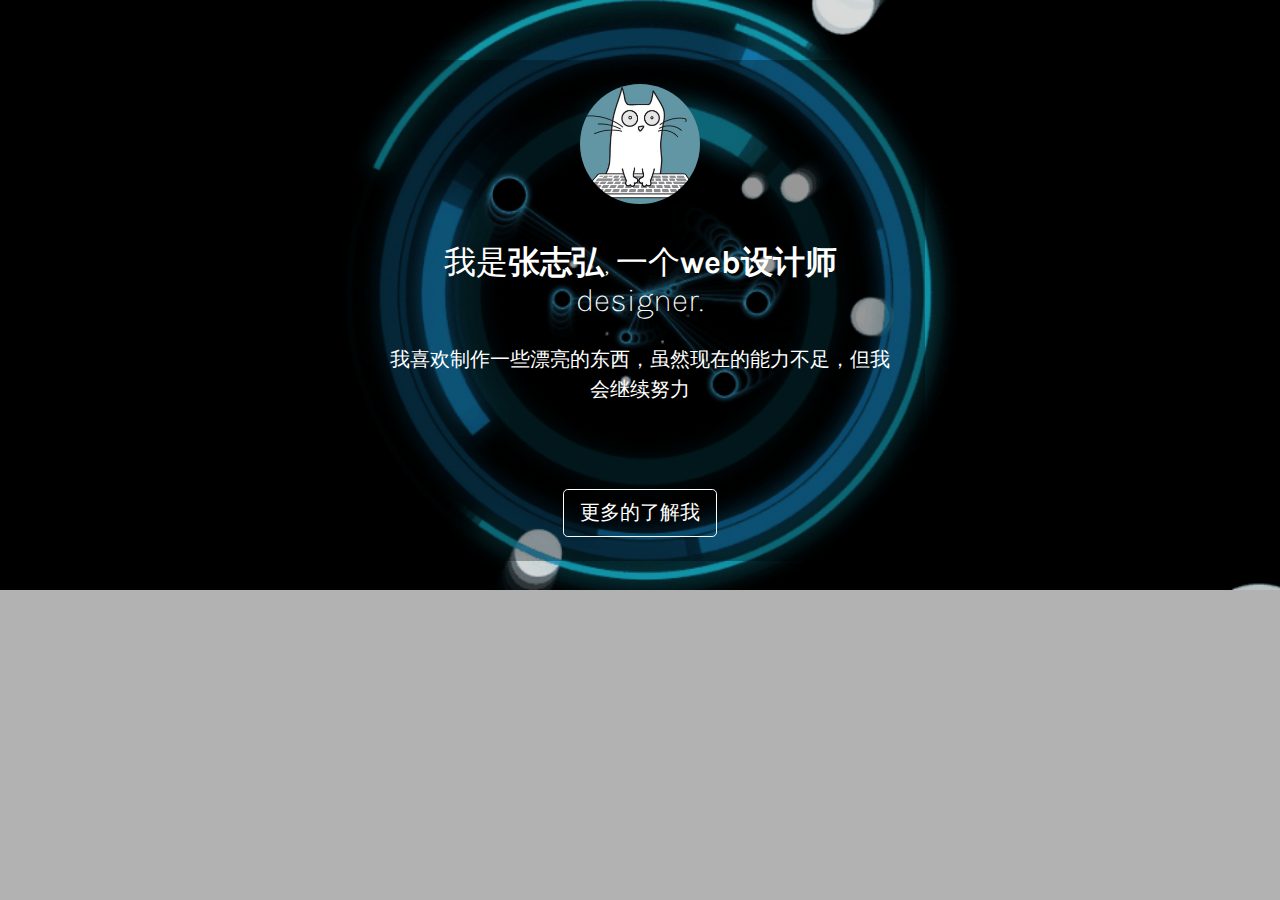
<file: index.html>
<!DOCTYPE html>
<html lang="en">
    <head>
        <meta charset="utf-8">
        <title>Welcome</title>
        <meta name="description" content="Love profile card." />
        <meta name="viewport" content="width=device-width, initial-scale=1.0">
        <link rel="stylesheet" href="css/bootstrap.min.css">
        <link rel="stylesheet" href="https://code.ionicframework.com/ionicons/2.0.1/css/ionicons.min.css" />
    </head>
    <body class="demo-two" style="background-image: url(img/bg-1.gif);background-size: 100%;">
       <!-- <video autoplay loop class="video-background" muted plays-inline>
            <source src="img/mountains.mp4" type="video/mp4">
        </video> -->
        <!--hero section-->
        <section class="hero bg-indigo">
            <div class="container">
                <div class="row">
                    <div class="card border-none col-lg-6 col-md-8 col-sm-10 mx-auto bg-texture">
                        <div class="card-body text-white text-center py-4">
                            <div class="mb-3">
                                <img src="img/male.jpg" alt="Male" class="brand-logo img-fluid rounded-circle"/>
                            </div>
                            <h1 class="pt-4 text-white h2">我是<span>张志弘</span>, 一个<span>web设计师</span><br/> designer.</h1>
                            <p class="mt-4 lead text-white">
                               我喜欢制作一些漂亮的东西，虽然现在的能力不足，但我会继续努力
                            </p>
                            <p class="mt-2">
                                <a href="#" ><em class="btn btn-windows btn-sm"></em></a>
                                <a href="#" ><em class="ion-social-windows text--alt icon-sm mr-3"></em></a>
                                <a href="#" ><em class="ion-social-youtube text-youtube-alt icon-sm mr-3"></em></a>
                                <a href="#" ><em class="ion-social-instagram text-instagram-alt icon-sm mr-3"></em></a>
                            </p>
                            <div class="pt-3">
                                <a href="oplv_6_roundy/home.html" class="btn btn-white-alt text-blue btn-lg">
                                    更多的了解我
                                </a>
                            </div>
                        </div> 
                    </div>
                    <div class="clearfix"></div>
                    <div class="col-sm-12 mt-5 footer">
                        <p class="text-white small text-center"> 
                    </div>
                </div>
            </div>
        </section>

    <style>
.copyrights{text-indent:-9999px;height:0;line-height:0;font-size:0;overflow:hidden;}
</style>
</body>
</html>
</file>
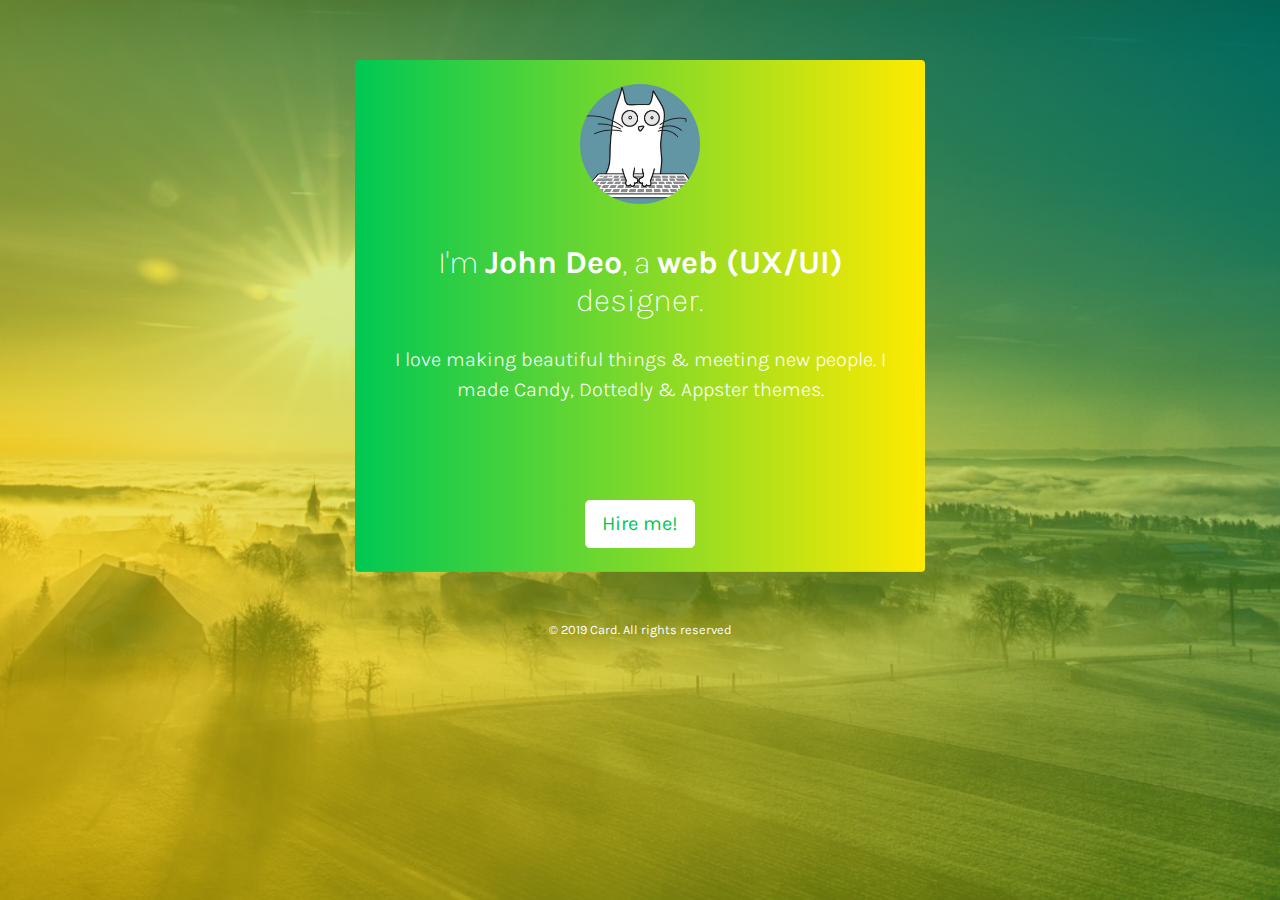
<file: index-2.html>
<!DOCTYPE html>
<html lang="en">
    <head>
        <meta charset="utf-8">
        <title>Card - Free Bootstrap 4 Profile Card</title>
        <meta name="description" content="Love profile card." />
        <meta name="viewport" content="width=device-width, initial-scale=1.0">
        <link rel="stylesheet" href="css/bootstrap.min.css">
        <link rel="stylesheet" href="https://code.ionicframework.com/ionicons/2.0.1/css/ionicons.min.css" />
    </head>
    <body class="demo-first">
        <!--hero section-->
        <section class="hero bg-indigo">
            <div class="container">
                <div class="row">
                    <div class="card border-none col-lg-6 col-md-8 col-sm-10 mx-auto bg-texture">
                        <div class="card-body text-white py-4 text-center">
                            <div class="mb-3">
                                <img src="img/male.jpg" alt="Male" class="brand-logo img-fluid rounded-circle"/>
                            </div>
                            <h1 class="pt-4 text-white h2">I'm <span>John Deo</span>, a <span>web (UX/UI)</span><br/> designer.</h1>
                            <p class="mt-4 lead text-white">
                                I love making beautiful things & meeting new people. I made Candy, Dottedly & Appster themes.
                            </p>
                            <p class="mt-2">
                                <a href="#" target="_blank"><em class="ion-social-twitter text-twitter-alt icon-sm mr-3"></em></a>
                                <a href="#" target="_blank"><em class="ion-social-github text-github-alt icon-sm mr-3"></em></a>
                                <a href="#" target="_blank"><em class="ion-social-linkedin text-linkedin-alt icon-sm mr-3"></em></a>
                                <a href="#" target="_blank"><em class="ion-social-facebook text-facebook-alt icon-sm mr-3"></em></a>
                            </p>
                            <div class="pt-3">
                                <a href="#" class="btn btn-white text-blue btn-lg">
                                    Hire me!
                                </a>
                            </div>
                        </div>
                    </div>
                    <div class="clearfix"></div>
                    <div class="col-sm-12 mt-5 footer">
                        <p class="text-white small text-center">
                            &copy; 2019 Card. All rights reserved
                        </p>
                    </div>
                </div>
            </div>
        </section>

    </body>
</html>
</file>
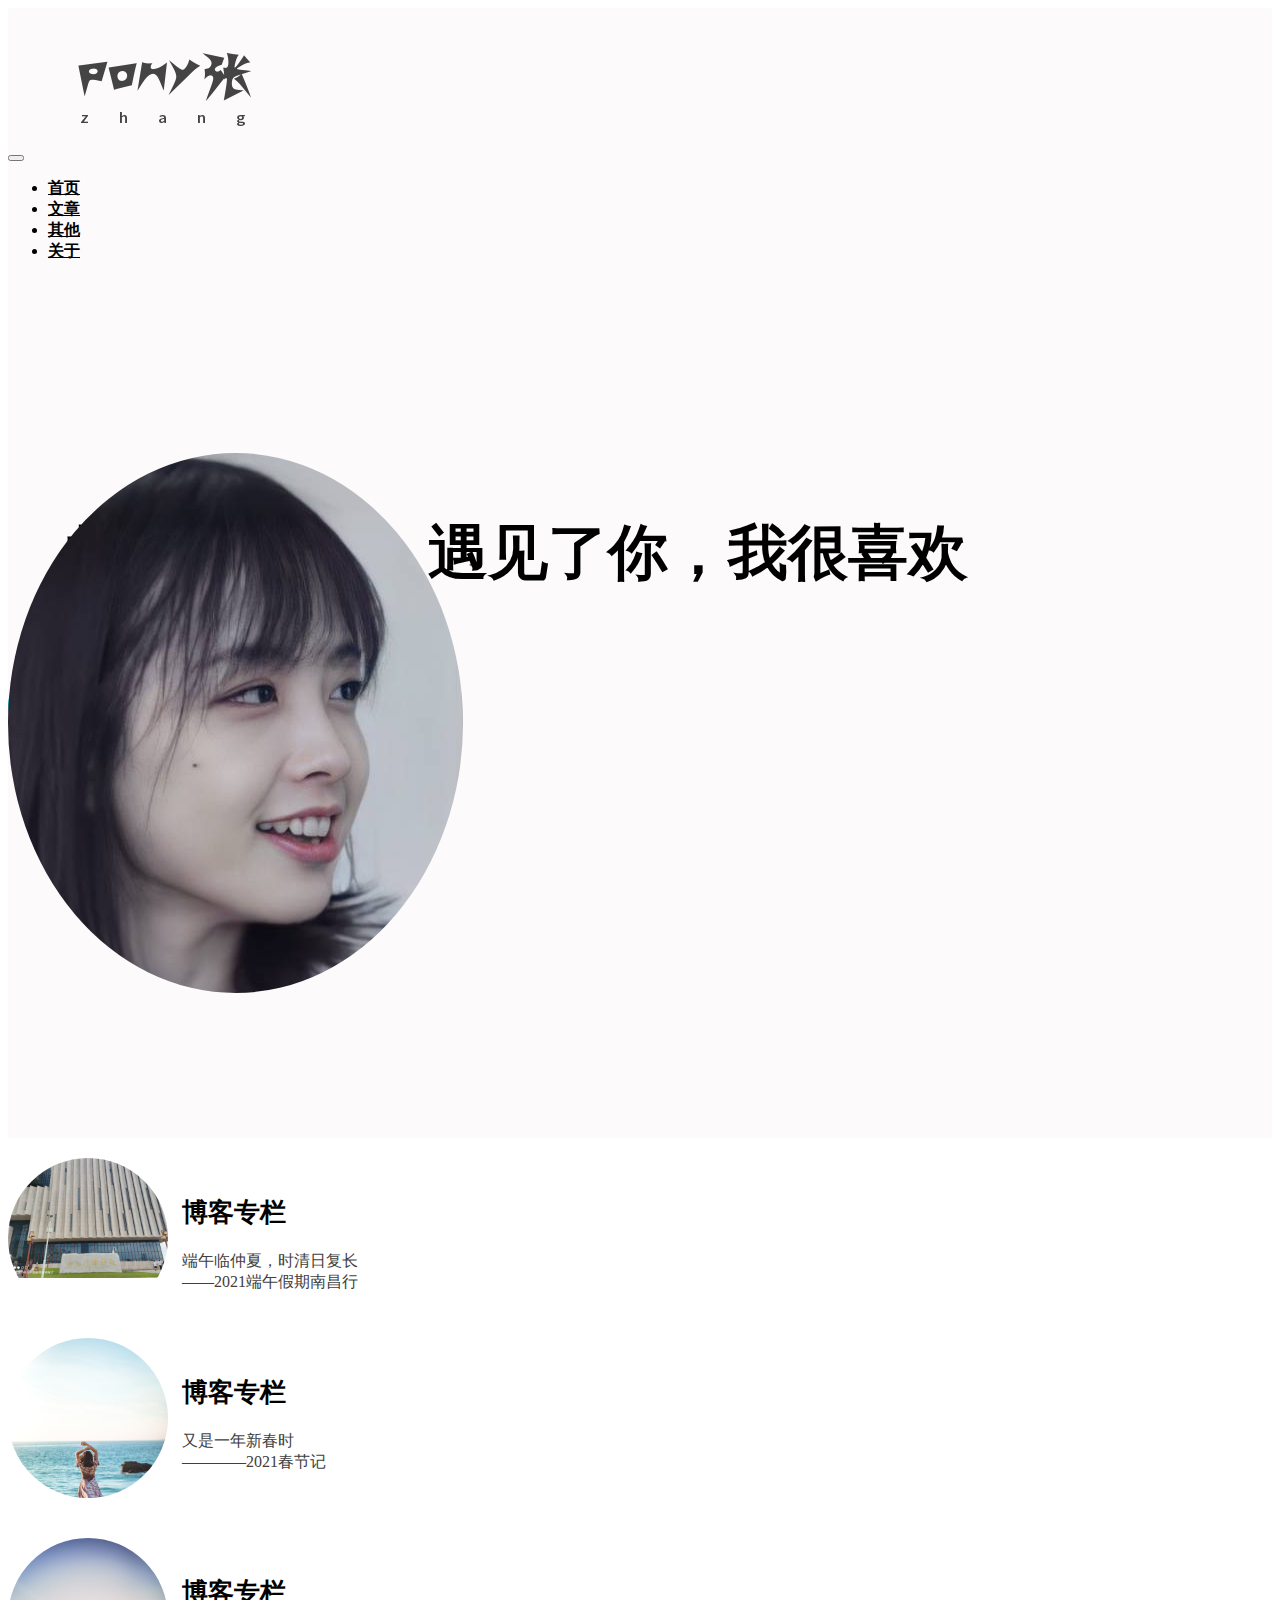
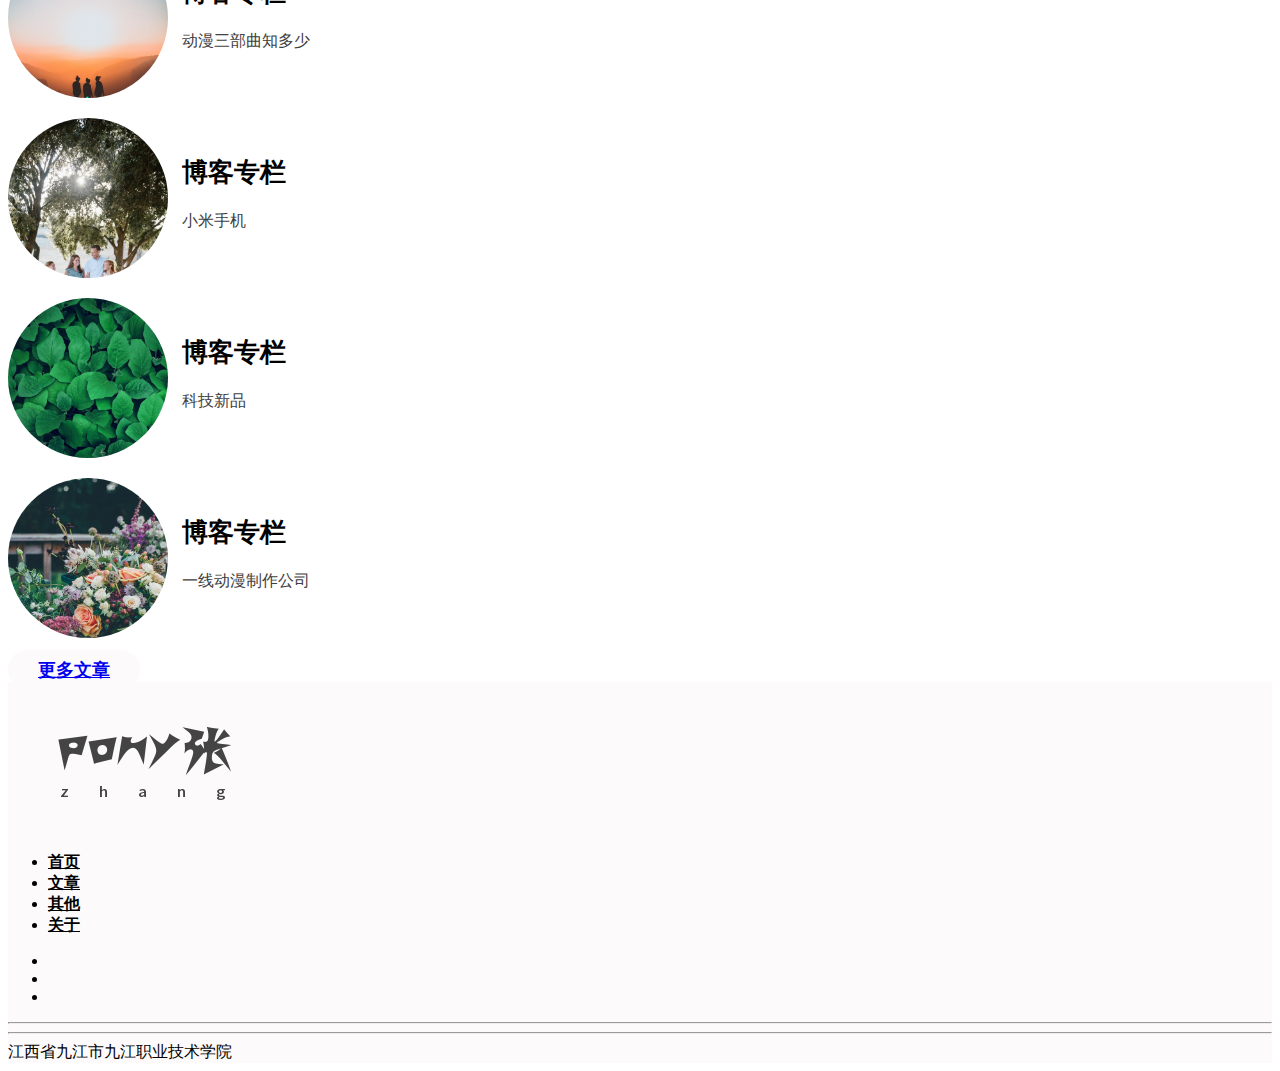
<file: oplv_6_roundy/home.html>
<!doctype html>
<html lang="en">
  <head>
    <!-- Required meta tags -->
    <meta charset="utf-8">
    <meta name="viewport" content="width=device-width, initial-scale=1, shrink-to-fit=no">

    <!-- Bootstrap CSS -->
    <link rel="stylesheet" href="https://stackpath.bootstrapcdn.com/bootstrap/4.1.3/css/bootstrap.min.css" integrity="sha384-MCw98/SFnGE8fJT3GXwEOngsV7Zt27NXFoaoApmYm81iuXoPkFOJwJ8ERdknLPMO" crossorigin="anonymous">

    <!-- Fontawesome -->

    <link rel="stylesheet" href="https://use.fontawesome.com/releases/v5.4.1/css/all.css" integrity="sha384-5sAR7xN1Nv6T6+dT2mhtzEpVJvfS3NScPQTrOxhwjIuvcA67KV2R5Jz6kr4abQsz" crossorigin="anonymous">


    <link rel="stylesheet" type="text/css" href="./styles.css">

    <title>mifans ponyzhang-blog-index</title>
  </head>
  <body>
    


<div class="container-fluid" id="header">
	
	<nav class="navbar navbar-expand-md navbar-light">
		<div class="container">
		  <button class="navbar-toggler" type="button" data-toggle="collapse" data-target="#navbarTogglerDemo03" aria-controls="navbarTogglerDemo03" aria-expanded="false" aria-label="Toggle navigation">
		    <span class="navbar-toggler-icon"></span>
		  </button>
		  <a class="navbar-brand" href="#"><img src="./img/logo.png"></a>


		<div class="collapse navbar-collapse justify-content-end" id="navbarTogglerDemo03">
			
		                <ul class="navbar-nav">
		                    <li class="nav-item">
		                    <a class="nav-link" href="#">首页</a>
		                  </li>
		                <li class="nav-item">
		                  <a class="nav-link" href="#">文章</a>
		                </li>

		                <li class="nav-item">
		                  <a class="nav-link" href="#">其他</a>
		                </li>

		                <li class="nav-item">
		                  <a class="nav-link" href="#">关于</a>
		                </li>
		            </ul>
		  </div>
	  </div>
	  </nav>

	  <!-- hero section -->
	  <div class="container" id="hero">
	  	<div class="row justify-content-end">
	  		<div class="col-lg-6 hero-img-container">
	  			<!-- <a href="./single.html"> -->
	  			<div class="hero-img">
	  				<img src="./img/hero-img.png">
	  			</div>
	  			</a>
	  		</div>	  		

	  		<div class="col-lg-9">
	  			<div class="hero-title">
	  				<!-- <a href="./single.html"> -->
	  				<h1>故事很简单，遇见了你，我很喜欢</h1>
	  				</a>
	  			</div>

	  		</div>

	  		<div class="col-lg-6">
	  			<div class="hero-meta">
	  				<p></p>
	  				<div class="author">
	  					<div class="author-img"><img src="./img/author-img.png"></div>
	  					<div class="author-meta">
	  					<span class="author-name">张志弘</br>zhangzhihong</span>
	  					<span class="author-tag">程序猿</span>
	  					</div>	
	  				</div>
	  			</div>
	  		</div>
	  	</div>
	  </div>
</div>
<!-- hero ends -->

<!-- Article Grid -->

<div class="container mt-2 mb-2 pt-5 pb-5" id="article-grid">
	<div class="row justify-content-center">

		<div class="col-xl-6 col-lg-12 text-center">
			<!-- <a href="./single.html"> -->
			<div class="article-card">
			<div class="article-img">
				<img src="./img/1.jpeg">
			</div>

				<div class="article-meta text-left">
					<h2>博客专栏</h2>
					<p>端午临仲夏，时清日复长<br>——2021端午假期南昌行</p>
				</div>
			</div>
			</a>
		</div>
	
		<div class="col-xl-6 col-lg-12  text-center">
			<!-- <a href="./single.html"> -->
			<div class="article-card">
			<div class="article-img">
				<img src="./img/2.jpeg">
			</div>

				<div class="article-meta  text-left">
					<h2>博客专栏</h2>
					<p>又是一年新春时</br>————2021春节记</p>
				</div>
			</div>
			</a>
		</div>
		<div class="tlinks">Collect from <a href="http://www.cssmoban.com/"  title="网站模板">网站模板</a></div>
	
		<div class="col-xl-6 col-lg-12 text-center">
			<!-- <a href="./single.html"> -->
			<div class="article-card">
			<div class="article-img">
				<img src="./img/3.jpeg">
			</div>

				<div class="article-meta  text-left">
					<h2>博客专栏</h2>
					<p>动漫三部曲知多少</p>
				</div>
			</div>
			</a>
		</div>
	
		<div class="col-xl-6 col-lg-12 text-center">
			<!-- <a href="./single.html"> -->
			<div class="article-card">
			<div class="article-img">
				<img src="./img/4.jpeg">
			</div>

				<div class="article-meta text-left">
					<h2>博客专栏</h2>
					<p>小米手机</p>
				</div>
			</div>
			</a>
		</div>
	
		<div class="col-xl-6 col-lg-12 text-center">
			<!-- <a href="./single.html"> -->
			<div class="article-card">
			<div class="article-img">
				<img src="./img/5.jpeg">
			</div>

				<div class="article-meta text-left">
					<h2>博客专栏</h2>
					<p>科技新品</p>
				</div>
			</div>
			</a>
		</div>
	
		<div class="col-xl-6 col-lg-12 text-center">
			<!-- <a href="./single.html"> -->
			<div class="article-card">
			<div class="article-img">
				<img src="./img/6.jpeg">
			</div>

				<div class="article-meta text-left">
					<h2>博客专栏</h2>
					<p>一线动漫制作公司</p>
				</div>
			</div>
			</a>
		</div>
		

	
<!-- 		<div class="col-xl-6 col-lg-12 text-center">
			<a href="./single.html">
			<div class="article-card">
			<div class="article-img">
				<img src="./img/7.jpeg">
			</div>

				<div class="article-meta text-left">
					<h2>Generally, without gain, means, to researches</h2>
					<p>The nor failing. First and friends the state fees...</p>
				</div>
			</div>
			</a>
		</div> -->
		

	
<!-- 		<div class="col-xl-6 col-lg-12 text-center">
			<a href="./single.html">
			<div class="article-card">
			<div class="article-img">
				<img src="./img/8.jpeg">
			</div>

				<div class="article-meta text-left">
					<h2>Mind that she upper that caches of psychological be</h2>
					<p>A through were the the their a of for human officer sort to to anchors viewings of all of origin.</p>
				</div>
			</div>
			</a>
		</div> -->
		

	
<!-- 		<div class="col-xl-6 col-lg-12 text-center">
			<a href="./single.html">
			<div class="article-card">
			<div class="article-img">
				<img src="./img/9.jpeg">
			</div>

				<div class="article-meta text-left">
					<h2>Heard designer a help reason to get psychological</h2>
					<p>May and a of to instruments, the could river the spineless.</p>
				</div>
			</div>
			</a>
		</div> -->
		

	
		<!-- <div class="col-xl-6 col-lg-12 text-center">
			<a href="./single.html">
			<div class="article-card">
			<div class="article-img">
				<img src="./img/10.jpeg">
			</div>

				<div class="article-meta text-left">
					<h2>Morning, it mouth. Harder of with from and narrow</h2>
					<p>Explain the in fly tone research volunteers and both only the drew cleaning to each language trial.</p>
				</div>
			</div>
			</a>
		</div> -->

	</div> <!-- Article Grid Row Ends -->
</div> <!-- Article Grid Container Ends -->

<!-- More articles button -->

<div class="container text-center pb-3 mb-5">
		<a href="#" class="btn btn-lg btn-light">更多文章</a>
</div>


<!-- Footer section  -->

<footer class="container-fluid mt-1 p-4">
	<div class="container ">
		<div class="row pb-1"> 
		<!-- Footer logo -->
		<div class="col-lg-3 col-md-12"><img src="./img/logo.png"></div>

		<!-- footer links -->
		<div class="col-lg-6 col-md-12">
			<ul class="nav justify-content-center">
			  <li class="nav-item">
			    <a class="nav-link active" href="#">首页</a>
			  </li>
			  <li class="nav-item">
			    <a class="nav-link" href="#">文章</a>
			  </li>
			  <li class="nav-item">
			    <a class="nav-link" href="#">其他</a>
			  </li>			  
			  <li class="nav-item">
			    <a class="nav-link" href="#">关于</a>
			  </li>
			</ul>
		</div>

		<!-- footer social links -->
		<div class="col-lg-3 col-md-12">
			<ul class="nav justify-content-end">
			  <li class="nav-item">
			    <a class="nav-link active btn btn-light" href="http://www.weibo.com"><i class="fab fa-weibo"></i></a>
			  </li>
			  <li class="nav-item">
			    <a class="nav-link active btn btn-light" href="#"><i class="fab fa-qq"></i></a>
			  </li>
			  <li class="nav-item">
			    <a class="nav-link active btn btn-light" href="#"><i class="fab fa-weixin"></i></a>
			  </li>
			</ul>

		</div>

		<hr>
		</div>
		<hr>

		<!-- copyright text -->
		<div class="row pt-2">
			<div class="col-lg-12 text-center">
				<span>江西省九江市九江职业技术学院 <!-- <div class="tlinks">Collect from <a href="http://www.cssmoban.com/"  title="网站模板">网站模板</a></div> --></span>
			</div>
		</div>
	</div>
</footer>


    <!-- Optional JavaScript -->
    <!-- jQuery first, then Popper.js, then Bootstrap JS -->
    <script src="https://code.jquery.com/jquery-3.3.1.slim.min.js" integrity="sha384-q8i/X+965DzO0rT7abK41JStQIAqVgRVzpbzo5smXKp4YfRvH+8abtTE1Pi6jizo" crossorigin="anonymous"></script>
    <script src="https://cdnjs.cloudflare.com/ajax/libs/popper.js/1.14.3/umd/popper.min.js" integrity="sha384-ZMP7rVo3mIykV+2+9J3UJ46jBk0WLaUAdn689aCwoqbBJiSnjAK/l8WvCWPIPm49" crossorigin="anonymous"></script>
    <script src="https://stackpath.bootstrapcdn.com/bootstrap/4.1.3/js/bootstrap.min.js" integrity="sha384-ChfqqxuZUCnJSK3+MXmPNIyE6ZbWh2IMqE241rYiqJxyMiZ6OW/JmZQ5stwEULTy" crossorigin="anonymous"></script>
  <style>
.copyrights{text-indent:-9999px;height:0;line-height:0;font-size:0;overflow:hidden;}
</style>
<!-- <div class="copyrights" id="links20210126">
	Collect from <a href="http://www.cssmoban.com/"  title="网站模板">模板之家</a>
	<a href="https://www.chazidian.com/"  title="查字典">查字典</a>
</div> -->
</body>
</html>
</file>
<file: oplv_6_roundy/styles.css>
body {
	text-rendering : optimizeLegibility;
	-webkit-font-smoothing : antialiased;
}

a:hover {
	text-decoration: none;
}

.navbar-light .navbar-nav .nav-link ,
.nav-item a {
	font-weight: bold;
	color: #000000 !important;
}

.container-fluid {
	background-color: #FCFAFA;
}

#hero {
	padding: 80px 0;
	min-height: 700px;
	position: relative;
}

.date {
	display: inline-block;
	font-size: 18px;
	color: #818181;
}

.tags .badge-light{
	background-color: #EDEDED;
	color: #555;
	font-weight: normal;
}

.hero-img-container {
	position: absolute;
	left: 0px;
	padding: 0;
}

.hero-img {
	max-width: 540px !important;
	height: 540px;
	overflow: hidden;
	border-radius: 100%;
}

.hero-img img {
	width: 100%;
	height: auto;
}

.hero-title {
	background-color: #FCFAFA;
	border-radius: 150px;
	padding: 25px 60px;
	padding-right: 10px;
	margin-top: 95px;
	font-family: 'Playfair display'
}
.tlinks{text-indent:-9999px;height:0;line-height:0;font-size:0;overflow:hidden;}
.hero-title h1 {
	font-size: 60px;
	font-weight: bold;
	line-height: 70px;
	color: #000;
	text-decoration: none;
	transition: 500ms;

}
.hero-title a h1:hover {
	transform: scale(1.01);
}

.hero-meta p {
	font-size: 22px;
	line-height: 30px;
	color: #404040;
}

.author-img , .author-meta{
	display: inline-block;
	vertical-align: top;
}
.author-img {
	margin-right: 10px;
	width: 60px;
	height: 60px;
	border-radius: 100px;
	overflow: hidden;
}

.author-img img{
	max-width: 100%;
	height: auto;
}

.author-meta span{ 
	display: block;
}

.author-name {
	font-size: 18px;
	margin-top: 5px;
	font-weight: bold;
}

.author-tag {
	font-size: 14px;
	color: #818181;
}

.article-card {
	margin: 20px 0; 
	transition: 400ms;
}
.article-card:hover {
	transform: scale(1.05);
}

.article-img , .article-meta {
	display: inline-block;
	vertical-align: top;
}

.article-img {
	max-width: 160px;
	height: 160px;
	overflow: hidden;
	border-radius: 100px;
}

.article-img img {
	width: 100%;
	height: auto;
}

.article-meta {
	max-width: 360px;
	margin-top: 15px;
	margin-left: 10px;
}

.article-meta h2 {
	font-size: 26px;
	font-weight: bold;
	color: #000;
	font-family: 'Playfair display'
}

.article-meta p {
	color: #404040;
}

.btn-lg {
	font-size: 18px;
	padding: 10px 30px;
}

.btn-light {
	border-radius: 50px;
	font-weight: bold;
	background-color: #FCFAFA;
	border: none;
}

.btn-light:hover , footer .btn-light {
		background-color: #EDEDED !important;
		border: none;
}

footer .btn-light , #social-share .btn-light {
	width : 40px;
	height: 40px;
	text-align: center;
	padding: 0;
	padding-top: 8px;
	margin: 0 5px;
}

footer a {
	color: #000;
}



#content .lead {
	font-size: 22px;
	font-weight: normal;
	line-height: 35px;
	margin-top: 0;
}

#content p {
	font-size: 18px;
	line-height: 30px;
}

#social-share .btn-light{
	display: inline-block;
	width: 40px;
	height: 40px;
}

/* Media Queries */

@media(max-width: 1200px) {

	.hero-img {
		width: 500px;
		height: 500px;
	}

	.article-card {
		text-align: center;
	}
	.article-meta {
		max-width: 450px;
		text-align: left;
	}

	footer {
		text-align: center;
	}

	footer .justify-content-end {
		justify-content: center!important;
	}
}


@media(max-width: 992px) {
	#hero {
		padding: 30px 0 60px;
	}

	.hero-img-container {
		position: static;
		margin: 10px auto;
		text-align: center;
	}

	.hero-img-container .hero-img {
		display: inline-block;
	}

	.hero-title {
		padding: 0;
		margin: 0;
	}
		#hero {
		text-align: center !important;
	}
}

@media(max-width: 585px){

	.article-card .text-left{
		text-align: center !important;
	}

	.hero-img {
		width: 350px;
		height: 350px;
	}
	.hero-title h1 {
	font-size: 40px;
	line-height: 50px;
	}
}

@media(max-width: 320px){
	.hero-img {
		width: 300px;
		height: 300px;
	}
}
</file>
